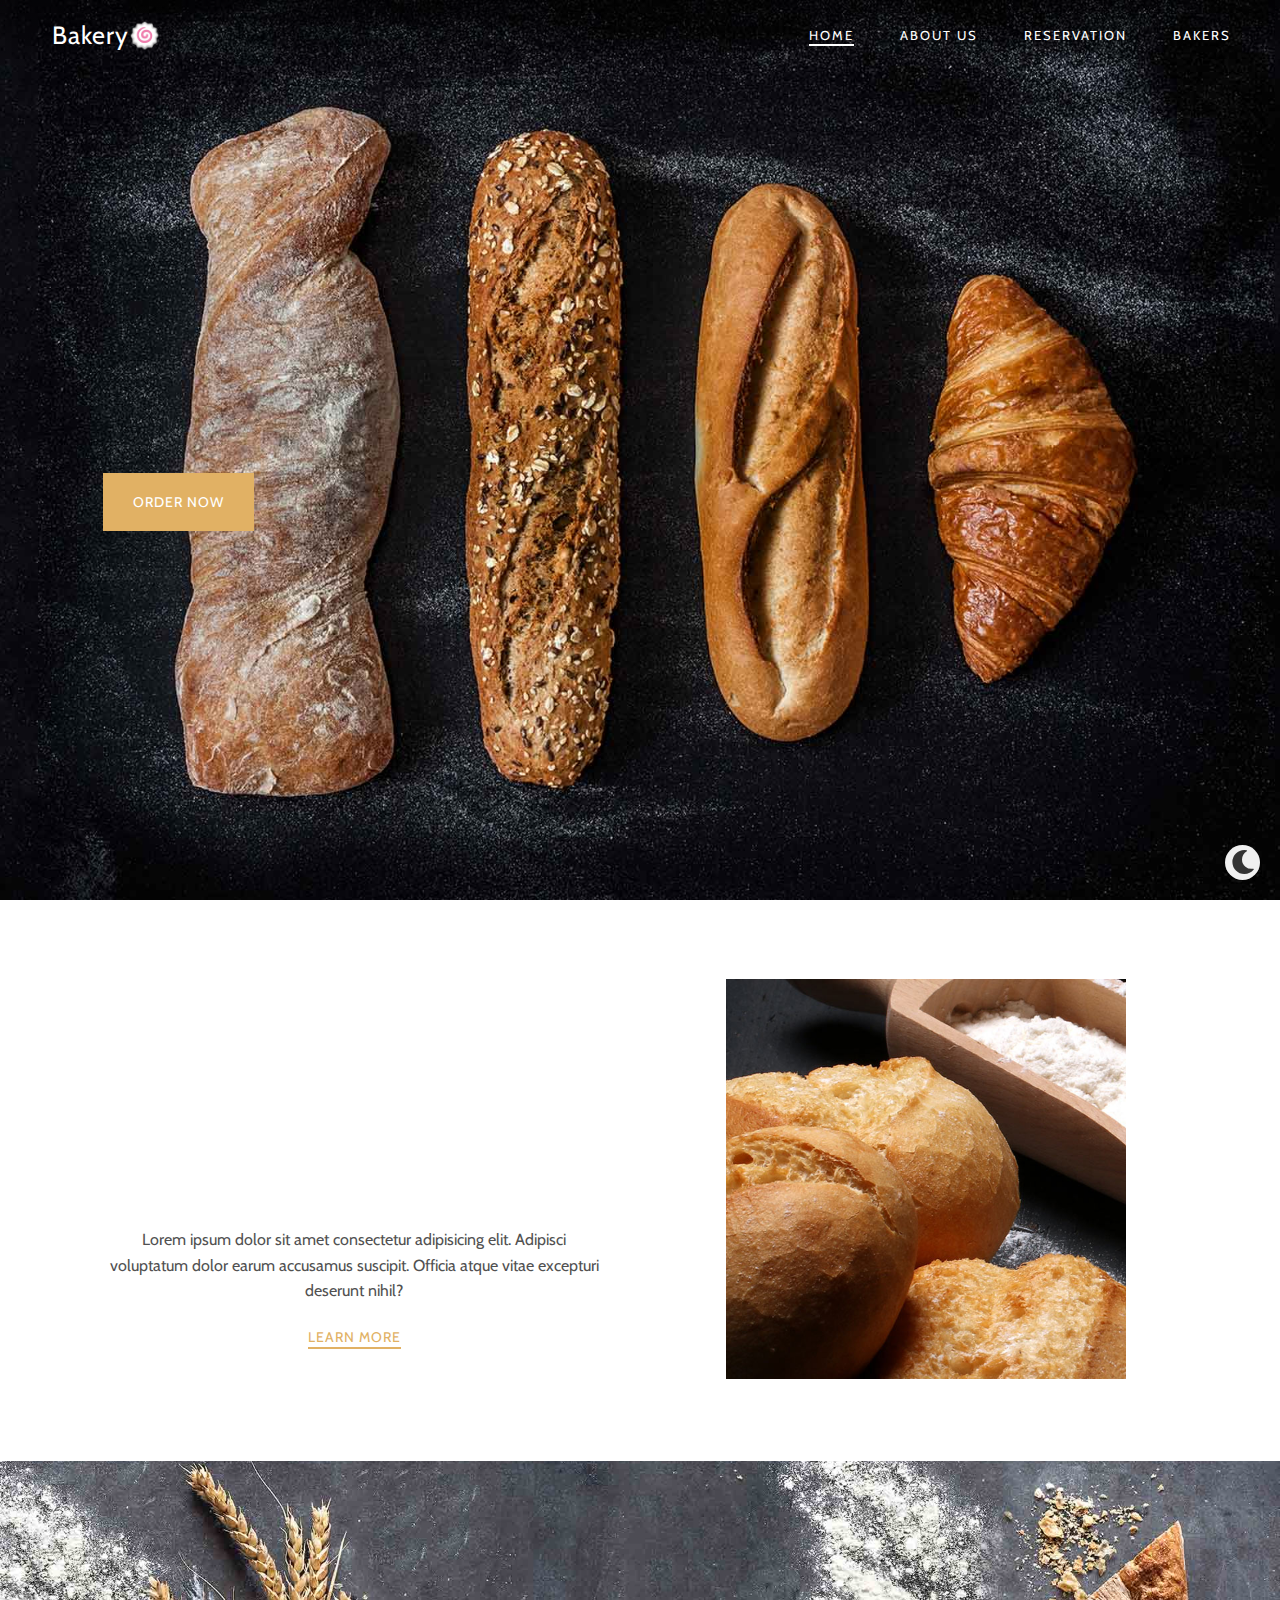
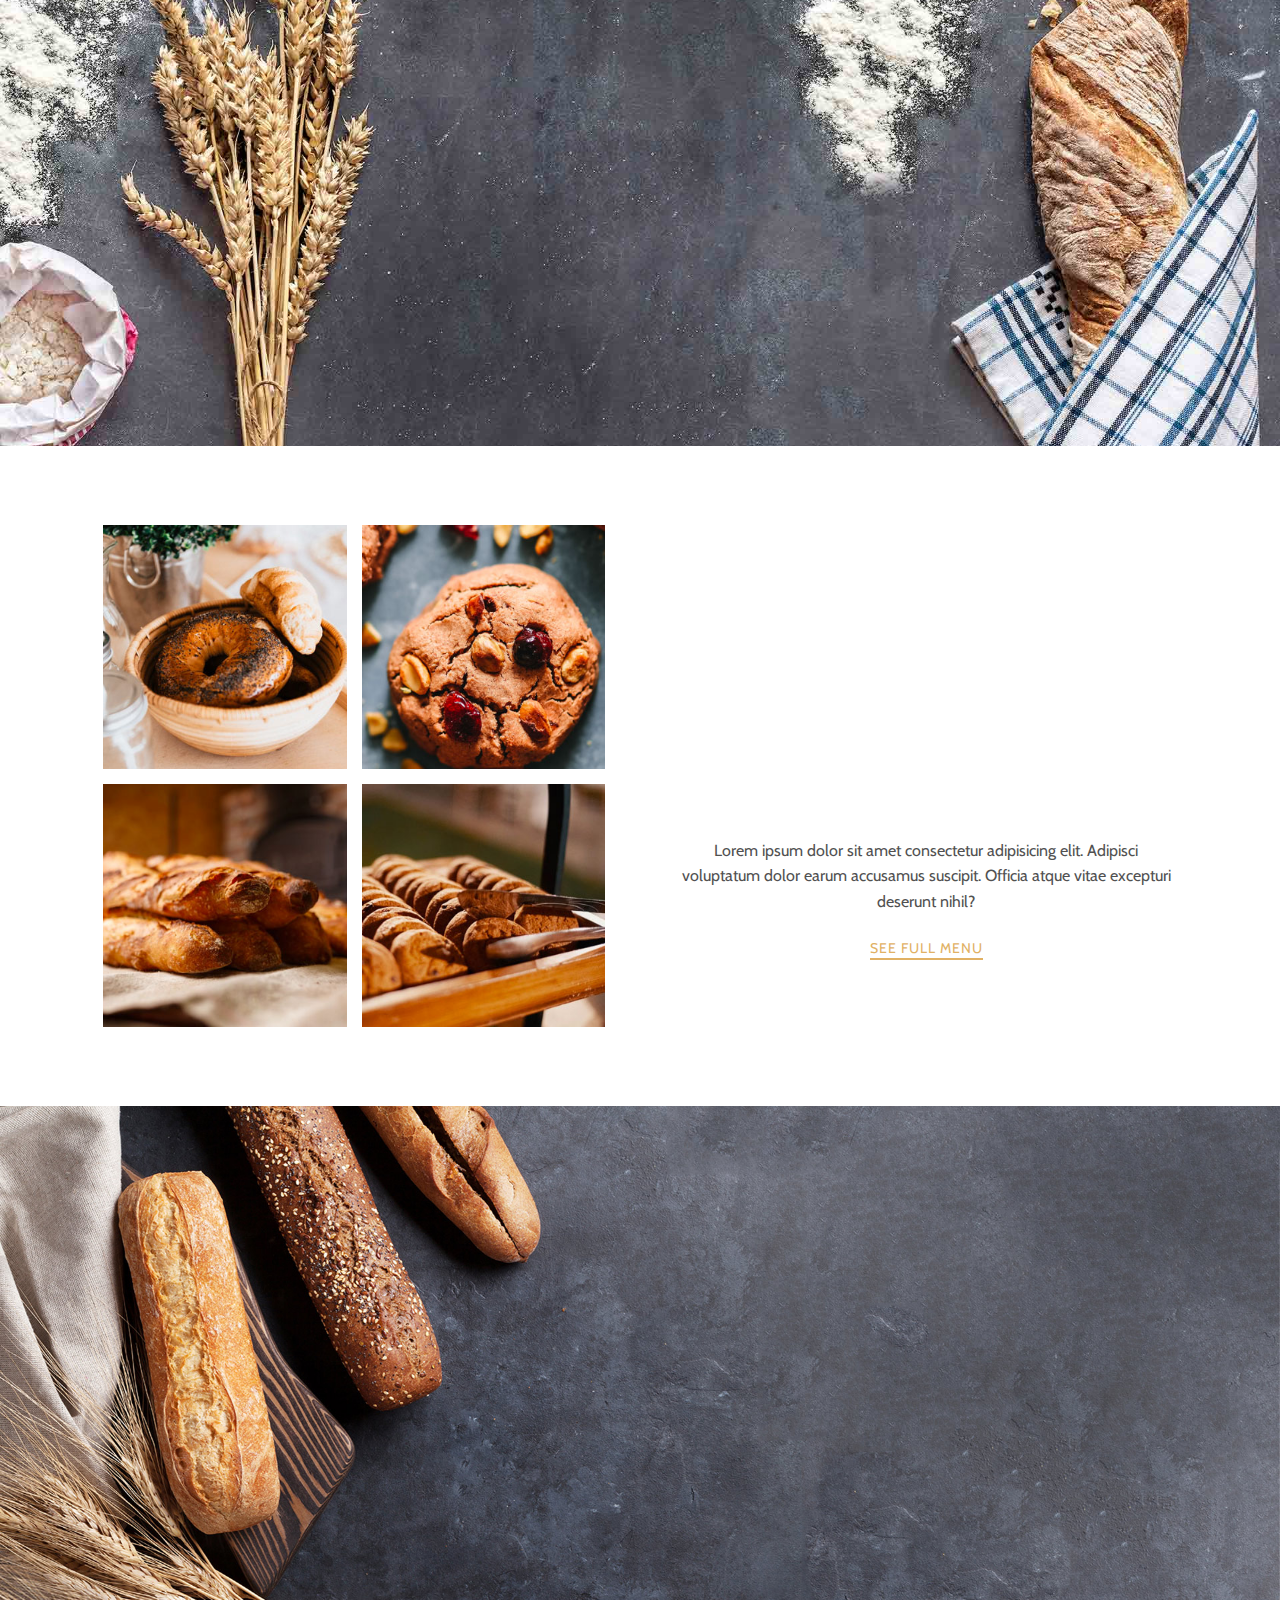
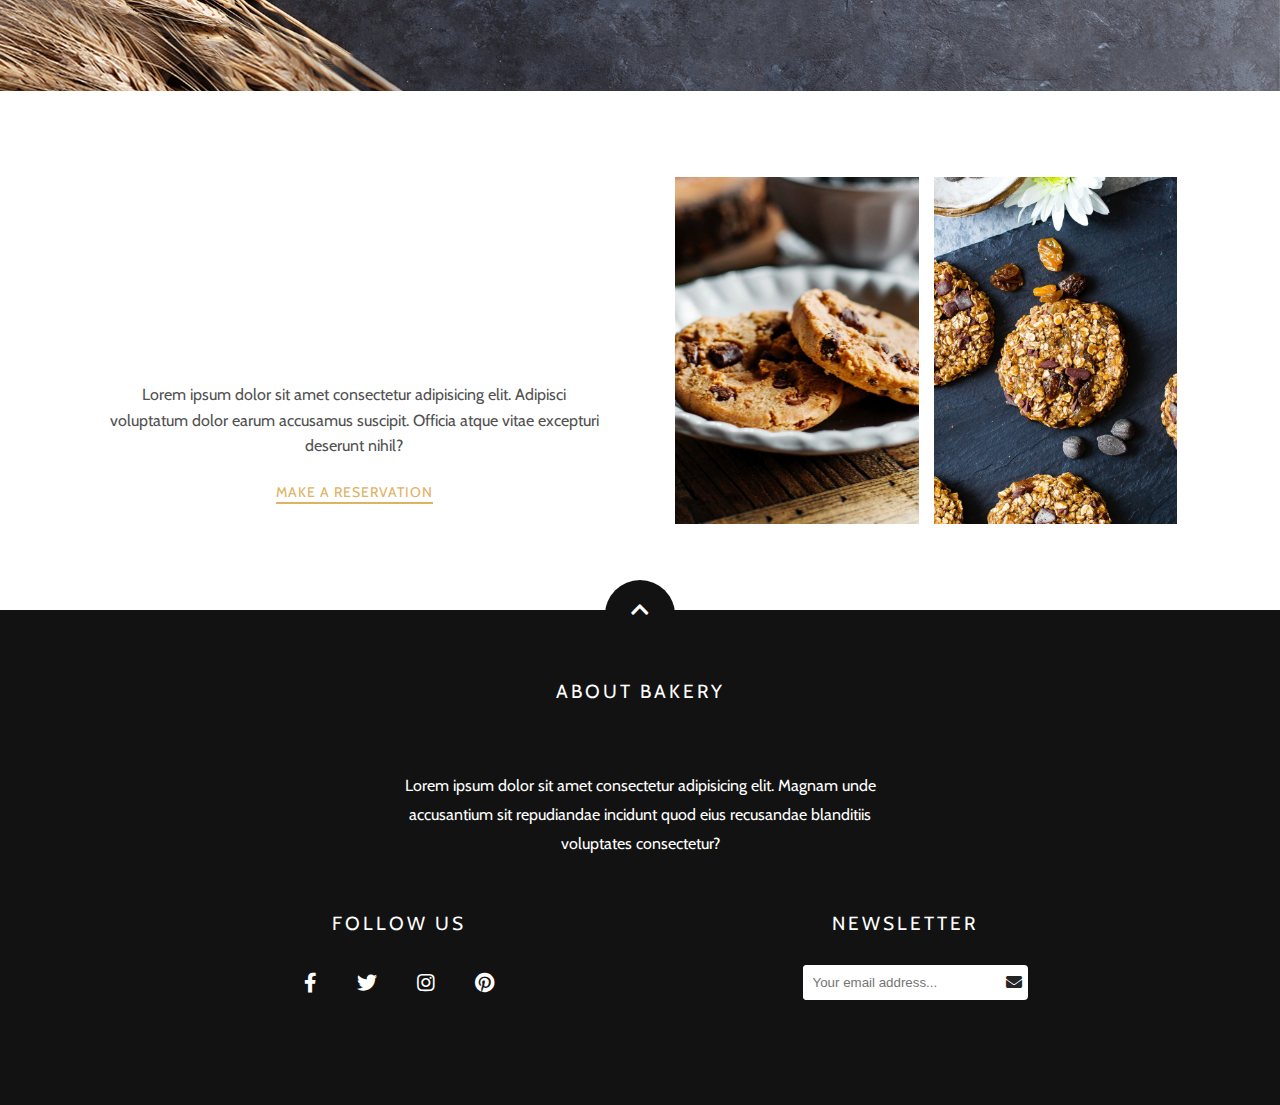
<file: index.html>
<!DOCTYPE html>
<html lang="en">

<head>
    <meta charset="UTF-8">
    <meta name="viewport" content="width=device-width, initial-scale=1.0">
    <title>Bakery - Fresh Cakes & Small Chops</title>
    <script src="js/app.js" defer></script>
    <link href="https://fonts.googleapis.com/css2?family=Cabin&family=Herr+Von+Muellerhoff&family=Poiret+One&family=Source+Sans+Pro:wght@700&display=swap" rel="stylesheet">
    <link rel="stylesheet" href="https://cdnjs.cloudflare.com/ajax/libs/font-awesome/5.14.0/css/all.min.css">
    <link rel="stylesheet" href="style.css">
    <style>
        /* Dark mode styles */
        body.dark-mode {
            background-color: #000;
            color: #fff;
        }
        body.dark-mode .nav-link {
            color: #fff;
        }
        body.dark-mode .hero .btn {
            background-color: var(--secondary-font-color);
            color: white;
        }
        body.dark-mode .headline-dark{
            color: white;
        }
    </style>
</head>

<body>
    <!-- HEADER -->
    <header>
        <div class="container">
            <nav class="navbar">
                <div class="menu-toggle">
                    <i class="fas fa-bars"></i>
                    <i class="fas fa-times"></i>
                </div>
                <a href="index.html" class="logo">Bakery🍥</a>
                <ul class="nav-list">
                    <li class="nav-item">
                        <a href="index.html" class="nav-link active">Home</a>
                    </li>
                    <li class="nav-item">
                        <a href="about.html" class="nav-link underline-hover-animation">About Us</a>
                    </li>
                    <li class="nav-item">
                        <a href="about.html#reservation" class="nav-link underline-hover-animation">Reservation</a>
                    </li>
                    <li class="nav-item">
                        <a href="bakers.html" class="nav-link underline-hover-animation">Bakers</a>
                    </li>
                </ul>
            </nav>
        </div>
    </header>

    <!-- HERO SECTION -->

    <section class="hero" id="hero">
        <div class="container">
            <h1 class="headline">Let's Taste Perfection</h1>
            <a href="index.html" class="btn btn-primary">Order Now</a>
        </div>
    </section>

    <!-- STORY SECTION -->

    <section class="our-story">
        <div class="container">
            <div class="row">
                <div class="description padding-right animate-left">
                    <div class="global-headline">
                        <h2 class="sub-headline">
                            Discover
                        </h2>
                        <h3 class="headline headline-dark">Our Story</h3>
                        <div class="asterisk"><i class="fas fa-asterisk"></i></div>
                    </div>
                    <p>Lorem ipsum dolor sit amet consectetur adipisicing elit. Adipisci voluptatum dolor earum
                        accusamus suscipit. Officia atque vitae excepturi deserunt nihil?</p>
                    <a href="index.html" class="btn btn-secondary">Learn More</a>
                </div>
                <div class="image animate-right">
                    <img class="story-img" src="images/story-img.jpg" alt="bread">
                </div>
            </div>
        </div>
    </section>

    <!-- ALWAYS FRESH -->
    <section class="always-fresh shared">
        <div class="container">
            <div class="global-headline">
                <div class="animate-top">
                    <h2 class="sub-headline">
                        Always
                    </h2>
                </div>
                <div class="animate-bottom">
                    <h3 class="headline headline-dark">Fresh</h3>
                </div>
            </div>
        </div>
    </section>

    <!-- MENU SECTION -->
    <section class="menu">
        <div class="container">
            <div class="row">
                <div class="image-group padding-right animate-left">
                    <img src="images/square-1.jpg" alt="image" class="story-img">
                    <img src="images/square-2.jpg" alt="image" class="story-img">
                    <img src="images/square-3.jpg" alt="image" class="story-img">
                    <img src="images/square-4.jpg" alt="image" class="story-img">
                </div>
                <div class="description animate-right">
                    <div class="global-headline">
                        <h2 class="sub-headline">
                            Explore
                        </h2>
                        <h3 class="headline headline-dark">Menu</h3>
                        <div class="asterisk"><i class="fas fa-asterisk"></i></div>
                    </div>
                    <p>Lorem ipsum dolor sit amet consectetur adipisicing elit. Adipisci voluptatum dolor earum
                        accusamus suscipit. Officia atque vitae excepturi deserunt nihil?</p>
                    <a href="index.html" class="btn btn-secondary">See Full Menu</a>
                </div>
            </div>
        </div>
    </section>

    <!-- TASTY SECTION -->
    <section class="tasty shared">
        <div class="container">
            <div class="global-headline">
                <div class="animate-top">
                    <h2 class="sub-headline">
                        Everything
                    </h2>
                </div>
                <div class="animate-bottom">
                    <h3 class="headline headline-dark">Tasty</h3>
                </div>
            </div>
        </div>
    </section>

    <!-- BAKERS DELIGHT SECTION -->
    <section class="delight">
        <div class="container">
            <div class="row">
                <div class="description padding-right animate-left">
                    <div class="global-headline">
                        <h2 class="sub-headline">
                            Baker's
                        </h2>
                        <h3 class="headline headline-dark">Delight</h3>
                        <div class="asterisk"><i class="fas fa-asterisk"></i></div>
                    </div>
                    <p>Lorem ipsum dolor sit amet consectetur adipisicing elit. Adipisci voluptatum dolor earum
                        accusamus suscipit. Officia atque vitae excepturi deserunt nihil?</p>
                    <a href="index.html" class="btn btn-secondary">Make A Reservation</a>
                </div>
                <div class="image-group animate-right">
                    <img class="story-img" src="images/bakers-delight-1.jpg" alt="bread">
                    <img class="story-img" src="images/bakers-delight-2.jpg" alt="bread">
                </div>
            </div>
        </div>
    </section>

    <!-- FOOTER -->
    <footer>
        <div class="container">
            <div class="back-to-top">
                <a href="#hero"><i class="fas fa-chevron-up"></i></a>
            </div>
            <div class="footer__content">
                <div class="footer__content-about animate-top">
                    <h4>About Bakery</h4>
                    <div class="asterisk"><i class="fas fa-asterisk"></i></div>
                    <p>Lorem ipsum dolor sit amet consectetur adipisicing elit. Magnam unde accusantium sit repudiandae
                        incidunt quod eius recusandae blanditiis voluptates consectetur?</p>
                </div>
                <div class="footer__content-divider animate-bottom">
                    <div class="social-media">
                        <h4>Follow Us</h4>
                        <ul class="social-icons">
                            <li>
                                <a href="#">
                                    <i class="fab fa-facebook-f"></i>
                                </a>
                            </li>
                            <li>
                                <a href="#">
                                    <i class="fab fa-twitter"></i>
                                </a>
                            </li>
                            <li>
                                <a href="#">
                                    <i class="fab fa-instagram"></i>
                                </a>
                            </li>
                            <li>
                                <a href="#">
                                    <i class="fab fa-pinterest"></i>
                                </a>
                            </li>
                        </ul>
                    </div>
                    <div class="newsletter-container">
                        <h4>Newsletter</h4>
                        <form action="" class="newsletter-form">
                            <div class="newsletter-form-box">
                                <input type="text" class="newsletter-input" placeholder="Your email address...">
                                <button class="newsletter-btn" type="submit">
                                    <i class="fas fa-envelope"></i>
                                </button>
                            </div>
                        </form>
                    </div>
                </div>
            </div>
        </div>
    </footer>

    <!-- Dark mode toggle button -->
    <button class="dark-mode-toggle" id="themeToggle">
        <i class="fas fa-moon"></i> <!-- Change to sun icon when in dark mode -->
    </button>

    <script>
        const themeToggle = document.getElementById('themeToggle');
        const body = document.body;

        themeToggle.addEventListener('click', () => {
            body.classList.toggle('dark-mode');
            // Change icon based on dark mode state
            if (body.classList.contains('dark-mode')) {
                themeToggle.innerHTML = '<i class="fas fa-sun"></i>';
            } else {
                themeToggle.innerHTML = '<i class="fas fa-moon"></i>';
            }
        });
    </script>
</body>

</html>
</file>
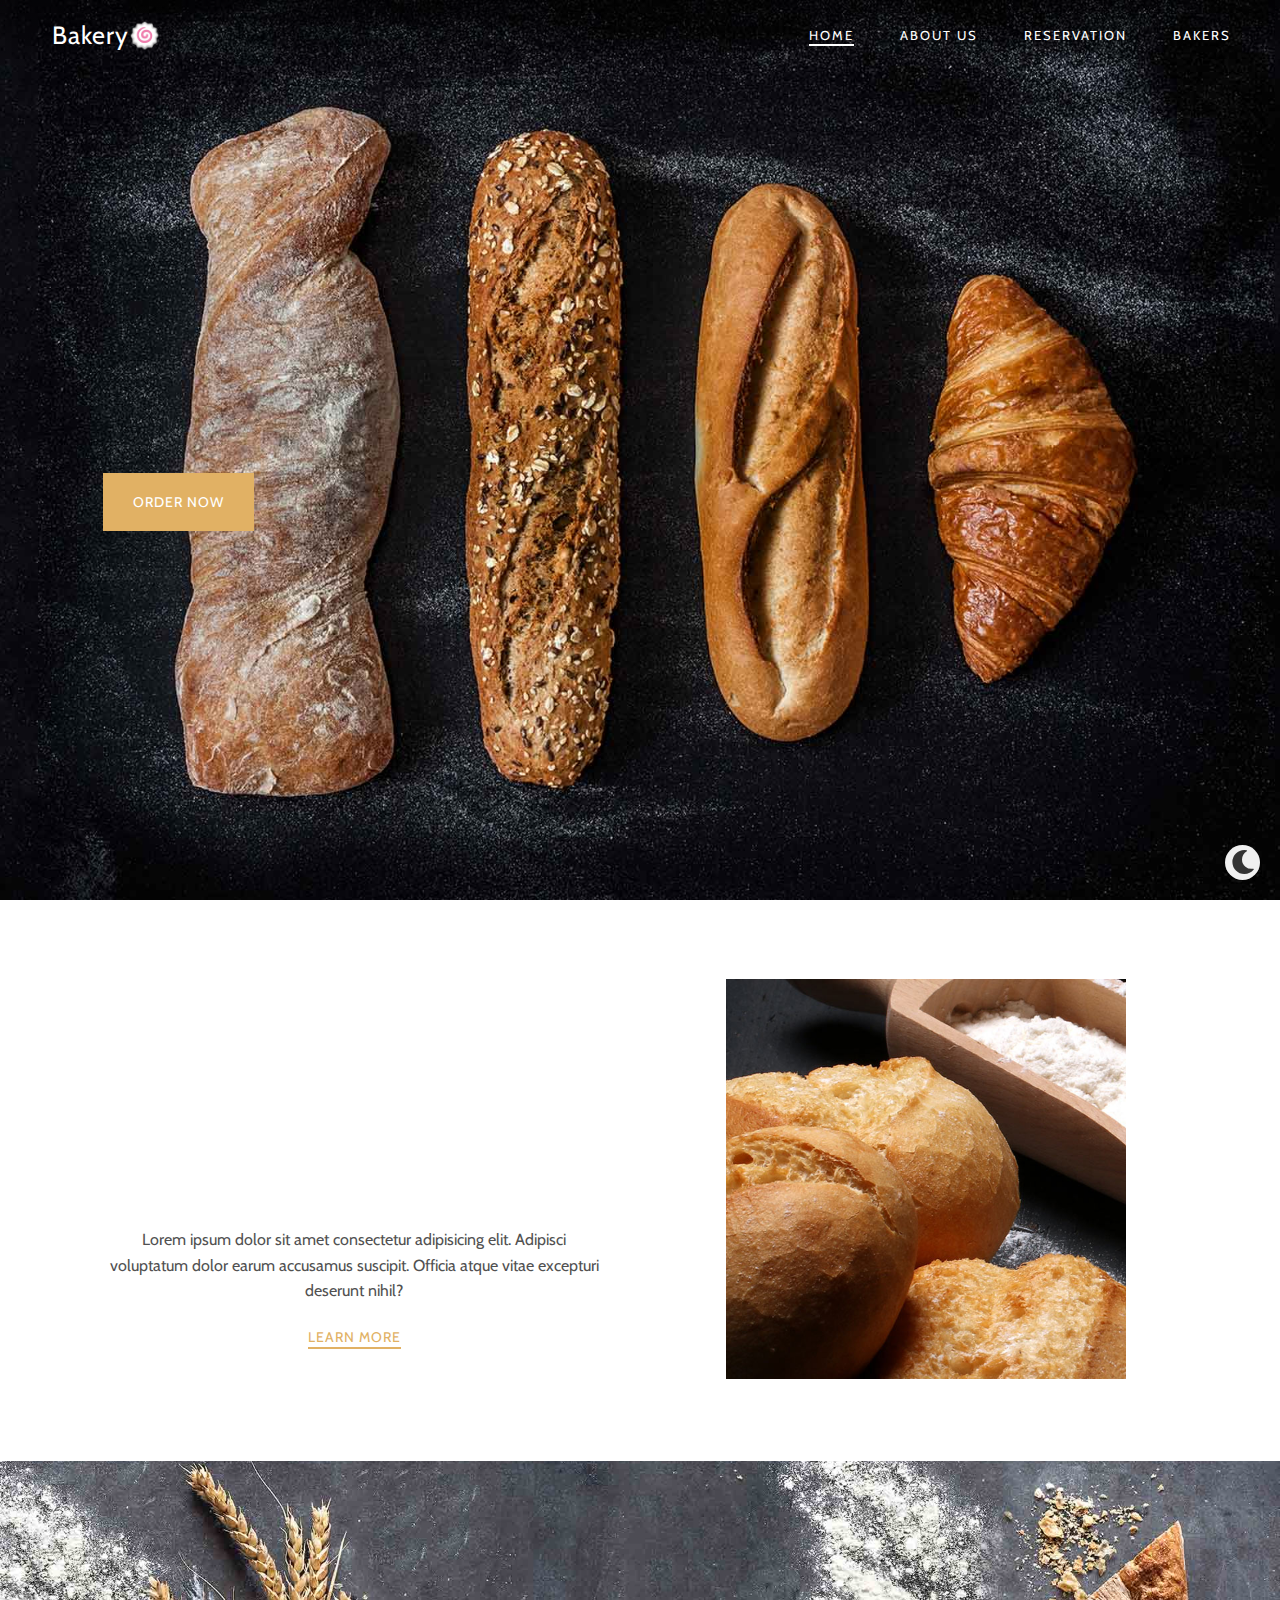
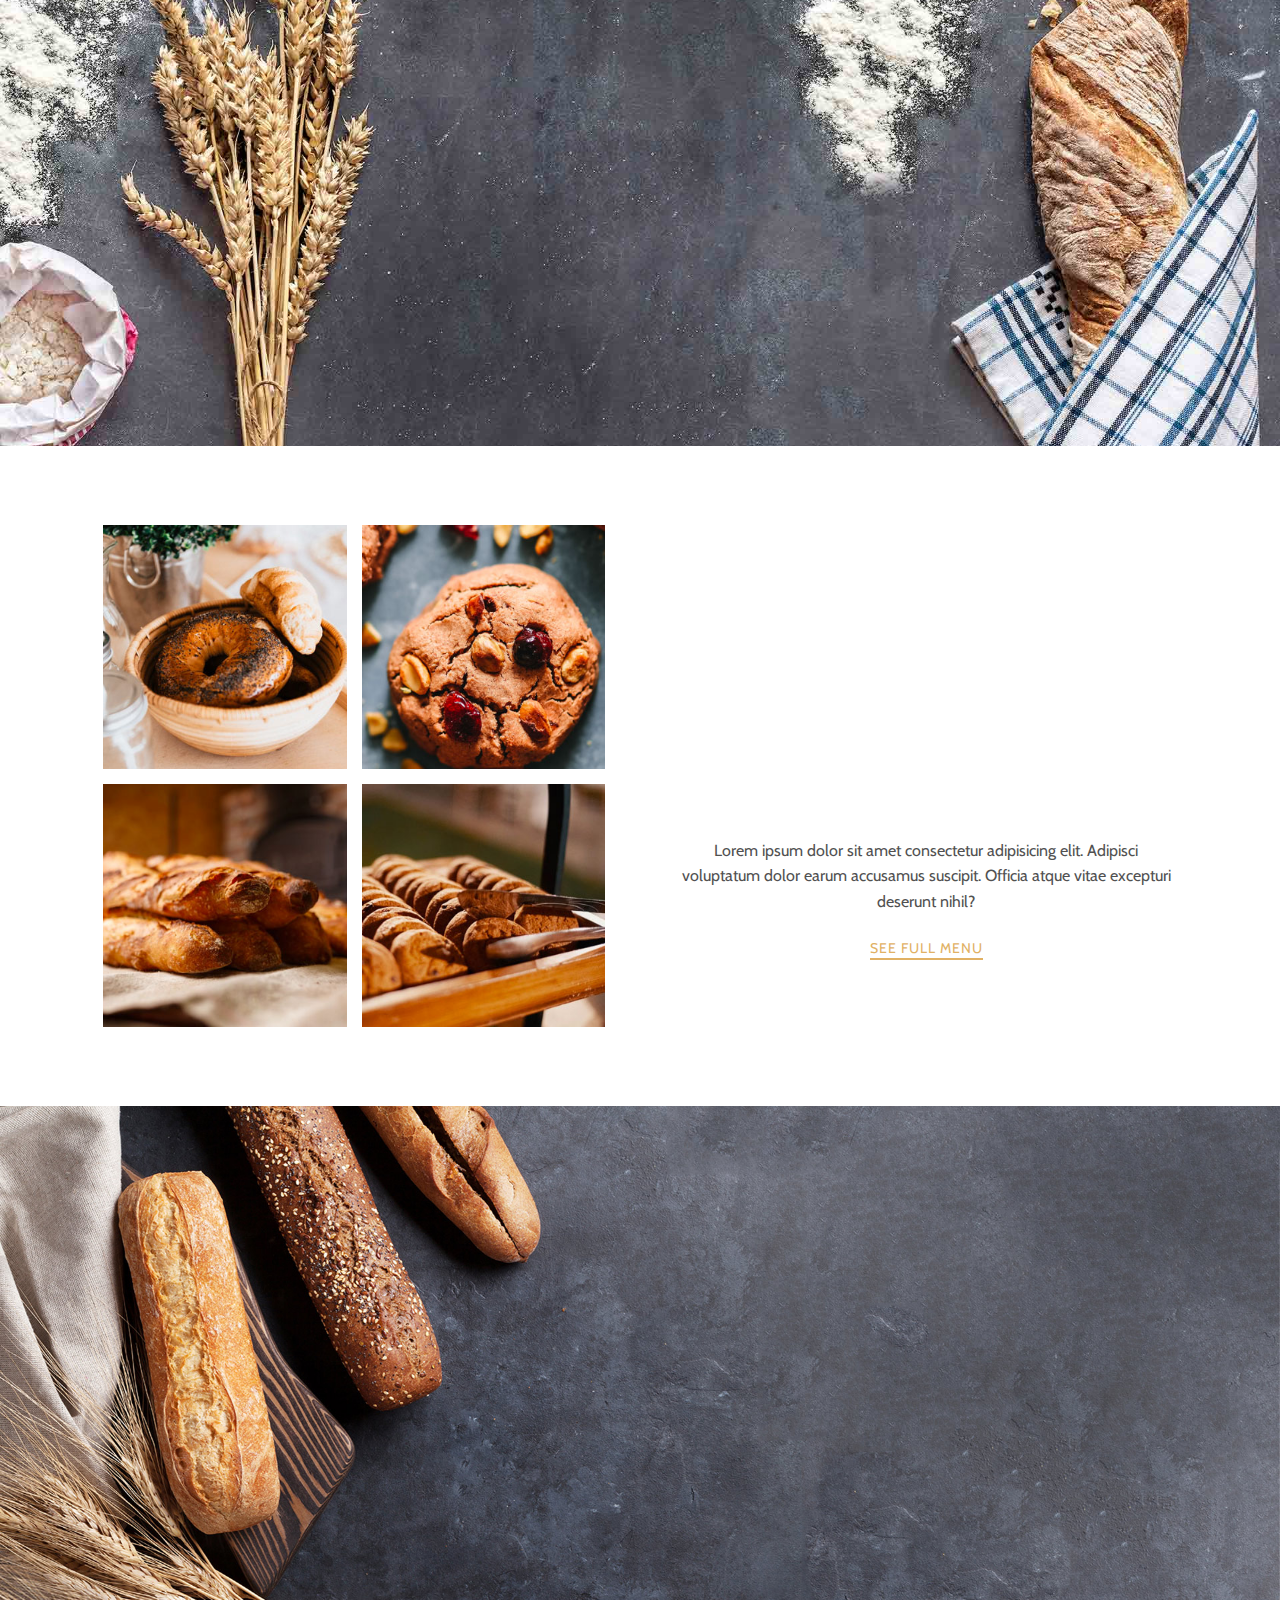
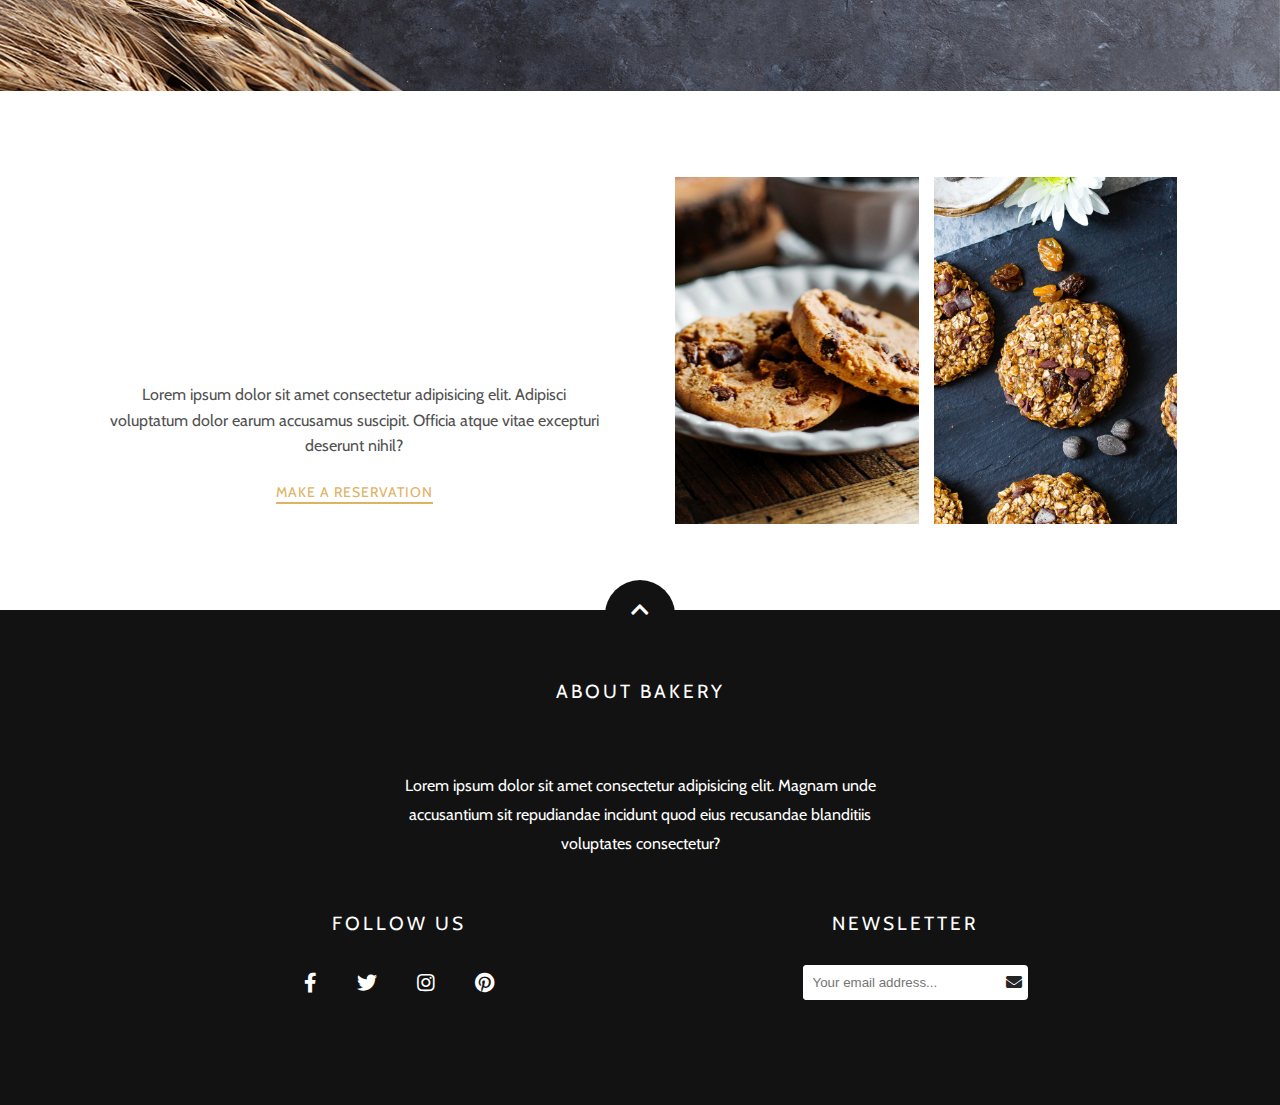
<file: dark.html>
<!DOCTYPE html>
<html lang="en">

<head>
    <meta charset="UTF-8">
    <meta name="viewport" content="width=device-width, initial-scale=1.0">
    <title>Bakery - Fresh Cakes & Small Chops</title>
    <script src="js/app.js" defer></script>
    <link href="https://fonts.googleapis.com/css2?family=Cabin&family=Herr+Von+Muellerhoff&family=Poiret+One&family=Source+Sans+Pro:wght@700&display=swap" rel="stylesheet">
    <link rel="stylesheet" href="https://cdnjs.cloudflare.com/ajax/libs/font-awesome/5.14.0/css/all.min.css">
    <link rel="stylesheet" href="style.css">
</head>

<body>
    <!-- HEADER -->
    <header>
        <div class="container">
            <nav class="navbar">
                <div class="menu-toggle">
                    <i class="fas fa-bars"></i>
                    <i class="fas fa-times"></i>
                </div>
                <a href="index.html" class="logo">Bakery🍥</a>
                <ul class="nav-list">
                    <li class="nav-item">
                        <a href="index.html" class="nav-link active">Home</a>
                    </li>
                    <li class="nav-item">
                        <a href="about.html" class="nav-link">About Us</a>
                    </li>
                    <li class="nav-item">
                        <a href="about.html#reservation" class="nav-link">Reservation</a>
                    </li>
                    <li class="nav-item">
                        <a href="bakers.html" class="nav-link">Bakers</a>
                    </li>
                </ul>
            </nav>
        </div>
    </header>

    <!-- HERO SECTION -->

    <section class="hero" id="hero">
        <div class="container">
            <h1 class="headline">Let's Taste Perfection</h1>
            <a href="index.html" class="btn btn-primary">Order Now</a>
        </div>
    </section>

    <!-- STORY SECTION -->

    <section class="our-story">
        <div class="container">
            <div class="row">
                <div class="description padding-right animate-left">
                    <div class="global-headline">
                        <h2 class="sub-headline">
                            Discover
                        </h2>
                        <h3 class="headline headline-dark">Our Story</h3>
                        <div class="asterisk"><i class="fas fa-asterisk"></i></div>
                    </div>
                    <p>Lorem ipsum dolor sit amet consectetur adipisicing elit. Adipisci voluptatum dolor earum
                        accusamus suscipit. Officia atque vitae excepturi deserunt nihil?</p>
                    <a href="index.html" class="btn btn-secondary">Learn More</a>
                </div>
                <div class="image animate-right">
                    <img class="story-img" src="images/story-img.jpg" alt="bread">
                </div>
            </div>
        </div>
    </section>

    <!-- ALWAYS FRESH -->
    <section class="always-fresh shared">
        <div class="container">
            <div class="global-headline">
                <div class="animate-top">
                    <h2 class="sub-headline">
                        Always
                    </h2>
                </div>
                <div class="animate-bottom">
                    <h3 class="headline headline-dark">Fresh</h3>
                </div>
            </div>
        </div>
    </section>

    <!-- MENU SECTION -->
    <section class="menu">
        <div class="container">
            <div class="row">
                <div class="image-group padding-right animate-left">
                    <img src="images/square-1.jpg" alt="image" class="story-img">
                    <img src="images/square-2.jpg" alt="image" class="story-img">
                    <img src="images/square-3.jpg" alt="image" class="story-img">
                    <img src="images/square-4.jpg" alt="image" class="story-img">
                </div>
                <div class="description animate-right">
                    <div class="global-headline">
                        <h2 class="sub-headline">
                            Explore
                        </h2>
                        <h3 class="headline headline-dark">Menu</h3>
                        <div class="asterisk"><i class="fas fa-asterisk"></i></div>
                    </div>
                    <p>Lorem ipsum dolor sit amet consectetur adipisicing elit. Adipisci voluptatum dolor earum
                        accusamus suscipit. Officia atque vitae excepturi deserunt nihil?</p>
                    <a href="index.html" class="btn btn-secondary">See Full Menu</a>
                </div>
            </div>
        </div>
    </section>

    <!-- TASTY SECTION -->
    <section class="tasty shared">
        <div class="container">
            <div class="global-headline">
                <div class="animate-top">
                    <h2 class="sub-headline">
                        Everything
                    </h2>
                </div>
                <div class="animate-bottom">
                    <h3 class="headline headline-dark">Tasty</h3>
                </div>
            </div>
        </div>
    </section>

    <!-- BAKERS DELIGHT SECTION -->
    <section class="delight">
        <div class="container">
            <div class="row">
                <div class="description padding-right animate-left">
                    <div class="global-headline">
                        <h2 class="sub-headline">
                            Baker's
                        </h2>
                        <h3 class="headline headline-dark">Delight</h3>
                        <div class="asterisk"><i class="fas fa-asterisk"></i></div>
                    </div>
                    <p>Lorem ipsum dolor sit amet consectetur adipisicing elit. Adipisci voluptatum dolor earum
                        accusamus suscipit. Officia atque vitae excepturi deserunt nihil?</p>
                    <a href="index.html" class="btn btn-secondary">Make A Reservation</a>
                </div>
                <div class="image-group animate-right">
                    <img class="story-img" src="images/bakers-delight-1.jpg" alt="bread">
                    <img class="story-img" src="images/bakers-delight-2.jpg" alt="bread">
                </div>
            </div>
        </div>
    </section>

    <!-- FOOTER -->
    <footer>
        <div class="container">
            <div class="back-to-top">
                <a href="#hero"><i class="fas fa-chevron-up"></i></a>
            </div>
            <div class="footer__content">
                <div class="footer__content-about animate-top">
                    <h4>About Bakery</h4>
                    <div class="asterisk"><i class="fas fa-asterisk"></i></div>
                    <p>Lorem ipsum dolor sit amet consectetur adipisicing elit. Magnam unde accusantium sit repudiandae
                        incidunt quod eius recusandae blanditiis voluptates consectetur?</p>
                </div>
                <div class="footer__content-divider animate-bottom">
                    <div class="social-media">
                        <h4>Follow Us</h4>
                        <ul class="social-icons">
                            <li>
                                <a href="#">
                                    <i class="fab fa-facebook-f"></i>
                                </a>
                            </li>
                            <li>
                                <a href="#">
                                    <i class="fab fa-twitter"></i>
                                </a>
                            </li>
                            <li>
                                <a href="#">
                                    <i class="fab fa-instagram"></i>
                                </a>
                            </li>
                            <li>
                                <a href="#">
                                    <i class="fab fa-pinterest"></i>
                                </a>
                            </li>
                        </ul>
                    </div>
                    <div class="newsletter-container">
                        <h4>Newsletter</h4>
                        <form action="" class="newsletter-form">
                            <div class="newsletter-form-box">
                                <input type="text" class="newsletter-input" placeholder="Your email address...">
                                <button class="newsletter-btn" type="submit">
                                    <i class="fas fa-envelope"></i>
                                </button>
                            </div>
                        </form>
                    </div>
                </div>
            </div>
        </div>
    </footer>

    <!-- Dark mode toggle button -->
    <button class="dark-mode-toggle" id="themeToggle">
        <i class="fas fa-moon"></i> <!-- Change to sun icon when in dark mode -->
    </button>

    <script>
        const themeToggle = document.getElementById('themeToggle');
        const body = document.body;

        themeToggle.addEventListener('click', () => {
            body.classList.toggle('dark-mode');
            // Change icon based on dark mode state
            if (body.classList.contains('dark-mode')) {
                themeToggle.innerHTML = '<i class="fas fa-sun"></i>';
            } else {
                themeToggle.innerHTML = '<i class="fas fa-moon"></i>';
            }
        });
    </script>
</body>

</html>
</file>
<file: style.css>
*,
*::before,
*::after {
    margin: 0;
    padding: 0;
    box-sizing: border-box;
}

:root {
    --main-font: 'Source Sans Pro', sans-serif;
    --secondary-font: 'Poiret One', cursive;
    --body-font: 'Cabin', sans-serif;
    --headings-font: 'Herr Von Muellerhoff', cursive;
    --main-font-color-dark: #252525;
    --secondary-font-color: #e1b164;
    --body-font-color: #515151;
    --white-color: #fff;
    --dark-bg: #121212;
    --primary-color: #f0f0f0;
    --secondary-color: #333;
}
html {
    font-family: var(--body-font);
    font-size: 10px;
    color: var(--body-font-color);
    scroll-behavior: smooth;
}
body {
    overflow-x: hidden;
}
body.dark-mode {
    --primary-color: #333;
    --secondary-color: #f0f0f0;
        }
.dark-mode-toggle {
            position: fixed;
            right: 20px;
            bottom: 20px;
            background-color: var(--primary-color);
            color: var(--secondary-color);
            border: none;
            border-radius: 50%;
            width: 35px;
            height: 35px;
            font-size: 24px;
            cursor: pointer;
        }
section {
    padding: 3.9rem 0;
    overflow: hidden;
}

img {
    width: 100%;
    max-width: 100%; 
}

a {
    text-decoration: none;
}

p {
    font-size: 1.6rem;
}

ul {
    list-style: none;
}
.image{
    overflow: hidden;
}
.story-img {
/*  width: 100%;*/
  transition: transform 0.5s ease; /* Smooth transition effect */
}

 .story-img:hover {
  transform: scale(0.9);
/*   transform: scale(1.1);*/
  border-radius: 15px;
}
.container {
    width: 100%;
    max-width: 122.5rem;
    margin: 0 auto;
    padding: 0 2.4rem;
}

/* HEADER */

header {
    width: 100%;
    position: absolute;
    top: 0;
    left: 0;
    z-index: 1;
    background-image: linear-gradient(to bottom,rgba(0,0,0,0.5), transparent);
}

.navbar {
    height: 7rem;
    display: flex;
    align-items: center;
    justify-content: space-between;
}

.logo {
    font-size: 2.5rem;
    color: var(--white-color);
    letter-spacing: .1rem;
    transition: color .4s;
}

.logo:hover {
    color: var(--secondary-font-color);
}

.menu-toggle {
    color: var(--white-color);
    font-size: 2.2rem;
    position: absolute;
    top: 50%;
    transform: translateY(-50%);
    right: 2.5rem;
    cursor: pointer;
    z-index: 1500;
}

.fa-times {
    display: none;
}

.nav-list {
    list-style: none;
    position: fixed;
    top: 0;
    left: 0;
    width: 80%;
    min-height: 100vh;
    background-color: var(--main-font-color-dark);
    padding: 4.4rem;
    display: flex;
    flex-direction: column;
    justify-content: space-around;
    z-index: 1250;
    transform: translateX(-100%);
    transition: transform .5s;
}

.navbar::before {
    content: '';
    position: fixed;
    top: 0;
    left: 0;
    width: 100vw;
    height: 100vh;
    background-color: rgba(0,0,0,0.8);
    z-index: 1000;
    opacity: 0;
    transform: scale(0);
    transition: opacity 0.5s;
}

.show .fa-times {
    display: block;
}

.show .fa-bars {
    display: none; 
}

.show .nav-list {
    transform: translateX(0);
}

.show .nav::before {
    opacity: 1;
    transform: scale(1);
}

.nav-item {
    border-bottom: 2px solid rgba(255,255,255,.3);
}

.nav-link {
    display: block;
    color: var(--white-color);
    font-size: 1.4rem;
    text-transform: uppercase;
    letter-spacing: 2px;
    margin-right: -2px;
    transition: color .5s;
}

.nav-link:hover {
    color: var(--secondary-font-color);
}
/* Add this CSS to your existing style.css file or embed it within your HTML file */
.nav-link.underline-hover-animation {
    position: relative;
    color: var( --white-color); /* Change this to your desired text color */
    text-decoration: none; /* Remove default underline */
}

.nav-link.underline-hover-animation::after {
    content: '';
    position: absolute;
    left: 0;
    bottom: -3px; /* Adjust this value to control the distance between text and underline */
    width: 100%;
    height: 2px; /* Underline thickness */
    background-color: var(--secondary-font-color); /* Underline color */
    transform: scaleX(0); /* Initial scale to hide the underline */
    transition: transform 0.3s ease; /* Smooth animation effect */
    transform-origin: bottom left; /* Scale from left to right */
}

.nav-link.underline-hover-animation:hover::after {
    transform: scaleX(1); /* Fully scale the underline on hover */
}

h5,h4:hover {
    color: black;
}

/* HERO SECTION*/

.hero {
    width: 100%;
    height: 100vh;
    background: url("images/hero-bg.jpg") center no-repeat;
    background-size: cover;
    display: flex;
    align-items: center;
}

.headline {
    font-family: var(--main-font);
    font-size: 3.5rem;
    font-weight: 900;
    color: var(--white-color);
    text-transform: uppercase;
    letter-spacing: .5rem;
    margin-right: -.5rem;
    opacity: 0;
    animation-name: scaleBigger;
    animation-duration: .5s;
    animation-fill-mode: both;
}

h1.headline {
    font-family: var(--secondary-font);
    margin-bottom: 4rem;
    font-weight: 400;
    font-size: 5.5rem;
    opacity: 0;
    animation-name: scaleBigger;
    animation-duration: .5s;
    animation-fill-mode: both;
}

.sub-headline {
    font-size: 8.5rem;
    font-family: var(--headings-font);
    color: var(--secondary-font-color);
    font-weight: 100;
    line-height: .4;
    letter-spacing: 2px;
    opacity: 0;
    animation-name: fadeUp;
    animation-duration: .5s;
    animation-fill-mode: both;
    animation-delay: .5s;
}

.sub-headline::first-letter {
    text-transform: uppercase;
    font-size: 10.3rem;
}

.btn {
    display: inline-block;
    font-size: 1.4rem;
    letter-spacing: 1px;
    text-transform: uppercase;
}

.btn:hover{
    border-radius: 5px;
    transition: 0.6s;
}

.btn-primary {
    background-color: var(--secondary-font-color);
    color: var(--white-color);
    padding: 2rem 3rem;
    transition: all .4s;
}

.btn-primary:hover {
    background-color: var(--white-color);
    color: var(--secondary-font-color);
}

/* STORY SECTION*/

.global-headline {
    margin-top: 3.9rem;
    text-align: center;
}

.our-story .global-headline {
    margin-top: 6.9rem;
}

.asterisk {
    font-size: 1.2rem;
    color: var(--body-font-color);
    margin: 2.4rem 0;
    opacity: 0;
    animation-name: spin;
    animation-duration: .5s;
    animation-fill-mode: forwards;
    animation-delay: .7s;
}

.headline-dark {
    color: var(--main-font-color-dark);
    letter-spacing: .7rem;
    margin-right: -.7rem;
}

.global-headline .sub-headline {
    letter-spacing: -1px;
    line-height: .42;
}

.row {
    text-align: center;
}

.description {
    margin-bottom: 3rem;
}

.description p {
    line-height: 1.6;
    margin-bottom: 2.4rem;
}

.btn-secondary {
    color: var(--secondary-font-color);
    position: relative;
    transition: color .5s;
}

.btn-secondary::before {
    content: '';
    position: absolute;
    left: 0;
    bottom: -3px;
    width: 100%;
    height: 2px;
    background-color: var(--secondary-font-color);
    transition: background-color .5s;
}

.btn-secondary:hover,
.btn-secondary:focus {
    color: var(--main-font-color-dark);
}

.btn-secondary:hover::before,
.btn-secondary:focus::before {
    background-color: var(--main-font-color-dark);
}

/* ALWAYS FRESH */

.always-fresh {
    background: url("images/tasteful-recipes.jpg") center no-repeat;
    background-size: cover;
}

.shared {
    min-height: 65vh;
    display: flex;
    align-items: center;
    justify-content: center;
}

/* MENU SECTION */

.image-group {
    display: grid;
    grid-template-columns: repeat(2, 1fr);
    grid-gap: 1.5rem;
}

.menu .description {
    padding-top: 3rem;
    margin-bottom: 0;
}

/* TASTY SECTION */

.tasty {
    background: url("images/tasty.jpg") center no-repeat;
    background-size: cover;
}


/* FOOTER */

footer {
    background-color: var(--dark-bg);
    color: var(--white-color);
    padding: 7rem 0 5rem;
    position: relative;
    text-align: center;
}

.back-to-top {
    background-color: var(--dark-bg);
    border-radius: 50%;
    position: absolute;
    top: -3rem;
    left: 50%;
    width: 7rem;
    height: 7rem;
    transform: translateX(-50%);
}

.back-to-top i {
    display: block;
    color: var(--white-color);
    font-size: 2rem;
    padding: 2rem;
    animation-name: showsUp;
    animation-duration: 2s;
    animation-iteration-count: infinite;
}

.footer__content {
    overflow: hidden;
}

.footer__content h4 {
    font-size: 1.9rem;
    font-weight: 100;
    text-transform: uppercase;
    letter-spacing: 3px;
    margin-bottom: 3rem;

}

footer .asterisk {
    color: var(--secondary-font-color);
    margin: 2.4rem;
}

.footer__content-about {
    margin-bottom: 5.4rem;
}

.footer__content-about p {
    line-height: 1.8;
}

.social-icons {
    margin-bottom: 5.4rem;
    display: flex;
    justify-content: center;
}

.social-icons i {
    font-size: 2rem;
    color: var(--white-color);
    padding: .8rem 2rem;
    opacity: .5;
    transition: color .5s;
}

.social-icons i:hover,
.social-icons i:focus {
    color: var(--secondary-font-color);
}

.newsletter-form {
    width: 100%;
    position: relative;
    display: flex;
    justify-content: center;
}

.newsletter-input {
    width: 100%;
    max-width: 25rem;
    padding: 1rem;
    border: none;
    outline: none;
}

.newsletter-btn {
    background: transparent;
    border: none;
    cursor: pointer;
    color: var(--main-font-color-dark);
    font-size: 1.6rem;
    padding: 1px .6rem;
    outline: none;
}

.newsletter-form-box {
    background-color: var(--white-color);
    border-radius: .4rem;
    display: flex;
    overflow-x: hidden;
}

/*                    ABOUT PAGE                      */

/* RESERVATION SECTION */

.small-size-hero {
    height: 20vh;
}

.reservation__container {
    margin: 3rem 0;
}

.reservation__form > * {
    display: block;
    width: 100%;
}

.reservation h4 {
    font-size: 2.5rem;
    font-weight: 100;
    text-transform: uppercase;
    text-align: center;
    letter-spacing: 3px;
    margin-bottom: 3rem;
}

.reservation__form input,
.reservation__form select {
    background: transparent;
    border: 1px solid var(--secondary-font-color);
    margin-bottom: 3rem;
    padding: 1.8rem 2rem;
    outline: none;
    color: var(--body-font-color);
    font-size: 1.3rem;
    font-family: var(--body-font);
}

.reservation__form select {
    text-transform: uppercase;
    letter-spacing: 1px;
}

.submit__reservation {
    border: 1px solid transparent;
    outline: none;
    cursor: pointer;
}

.submit__reservation:hover {
    border: 1px solid var(--secondary-font-color);
}

.margin-bottom {
    margin-bottom: 5rem;
}


/*                    BAKERS PAGE                      */

/* BAKERS SECTION */

.bakers h4 {
    font-size: 2.5rem;
    font-weight: 100;
    text-transform: uppercase;
    text-align: center;
    letter-spacing: 3px;
    margin-bottom: 3rem;
}

.bakers__container img {
    width: 26.5rem;
    height: 36.5rem;
}

.baker {
    text-align: center;
    margin-bottom: 7rem;
}

.baker:last-child {
    margin-bottom: 0;
}

.baker h5 {
    font-size: 1.7rem;
    text-transform: uppercase;
    margin-top: 2rem;
    letter-spacing: .3rem;
}

.baker h5:hover{
    color: var(--secondary-font-color);
}

.baker .social-icons {
    margin: 1rem 0 0em;
    display: flex;
    justify-content: center;
}

.baker .social-icons i {
    font-size: 2rem;
    color: var(--secondary-font-color);
    padding: .8rem;
}

.baker .social-icons i:hover,
.baker .social-icons i:focus {
    color: #241f17;
}

/* JOIN US SECTION */

.join-us .image {
    display: none;
}

/*                         MEDIA QUERIES                  */

@media screen and (min-width: 900px) {
    section {
        padding: 7.9rem;
    }

    .menu-toggle {
        display: none;
    }

    .navbar {
        justify-content: space-between;
    }

    .nav-list {
        position: initial;
        width: initial;
        min-height: initial;
        background-color: transparent;
        padding: 0;
        justify-content: initial;
        flex-direction: row;
        transform: initial;
        transition: initial;
    }

    .nav-item {
        border: none;
        margin: 0 2.4rem;
    }

    .nav-item:last-child {
        margin-right: 0;
    }

    .nav-link {
        font-size: 1.3rem;
    }

    .active {
        position: relative;
    }

    .active::after {
        content: '';
        position: absolute;
        width: 100%;
        height: 2px;
        background-color: var(--white-color);
        left: 0;
        bottom: -3px;
    }

    .sub-headline {
        font-size: 10rem;
    }

    .headline {
        font-size: 4.7rem;
    }

    .story-img {
        max-width: 40rem;
    }

    .row {
        display: flex;
        align-items: center;
    }

    .row > div {
        flex: 1;
    }

    .padding-right {
        padding-right: 7rem;
    }

    .footer__content {
        max-width: 77.5rem;
        margin: auto;
    }

    .footer__content-about {
        max-width: 51.3rem;
        margin: 0 auto 5.4rem;
    }

    .footer__content-divider {
        display: flex;
        justify-content: space-between;
    }

    .social-media,
    .newsletter-form {
        width: 100%;
        max-width: 27.3rem;
        margin: 0 1rem;
    }

    .social-icons i {
        opacity: 1;
    }

    .reservation__form {
        display: flex;
        align-items: flex-start;
        margin: 4rem 0 2rem;
    }

    .reservation__form > *:not(:last-child) {
        margin-right: 2rem;
    }

    .bakers__container {
        display: grid;
        grid-template-columns: repeat(4, 1fr);
        column-gap: 2rem;
    }

    .bakers__container img {
        width: 100%;
        height: auto;
        object-fit: cover;
    }

    .baker:last-child {
        margin-bottom: 7rem;
    }

    .join-us .image {
        display: block;
    }

}

/*          ANIMATIONS           */

@keyframes fadeUp {
    0% {
        transform: translateY(4rem);
    }

    100% {
        opacity: 1;
        transform: translateY(0);
    }
}

@keyframes scaleBigger {
    0% {
        transform: scale(2);
    }

    100% {
        opacity: 1;
        transform: scale(1);
    }
}

@keyframes spin {
    0% {
        transform: rotate(0);
    }

    100% {
        opacity: 1;
        transform: scale(-360deg);
    }
}

@keyframes showsUp {
    0% {
        opacity: 0;
    }

    50% {
        opacity: 1;
    }

    100% {
        opacity: 0;
        transform: translateY(-1rem);
    }
}
</file>
